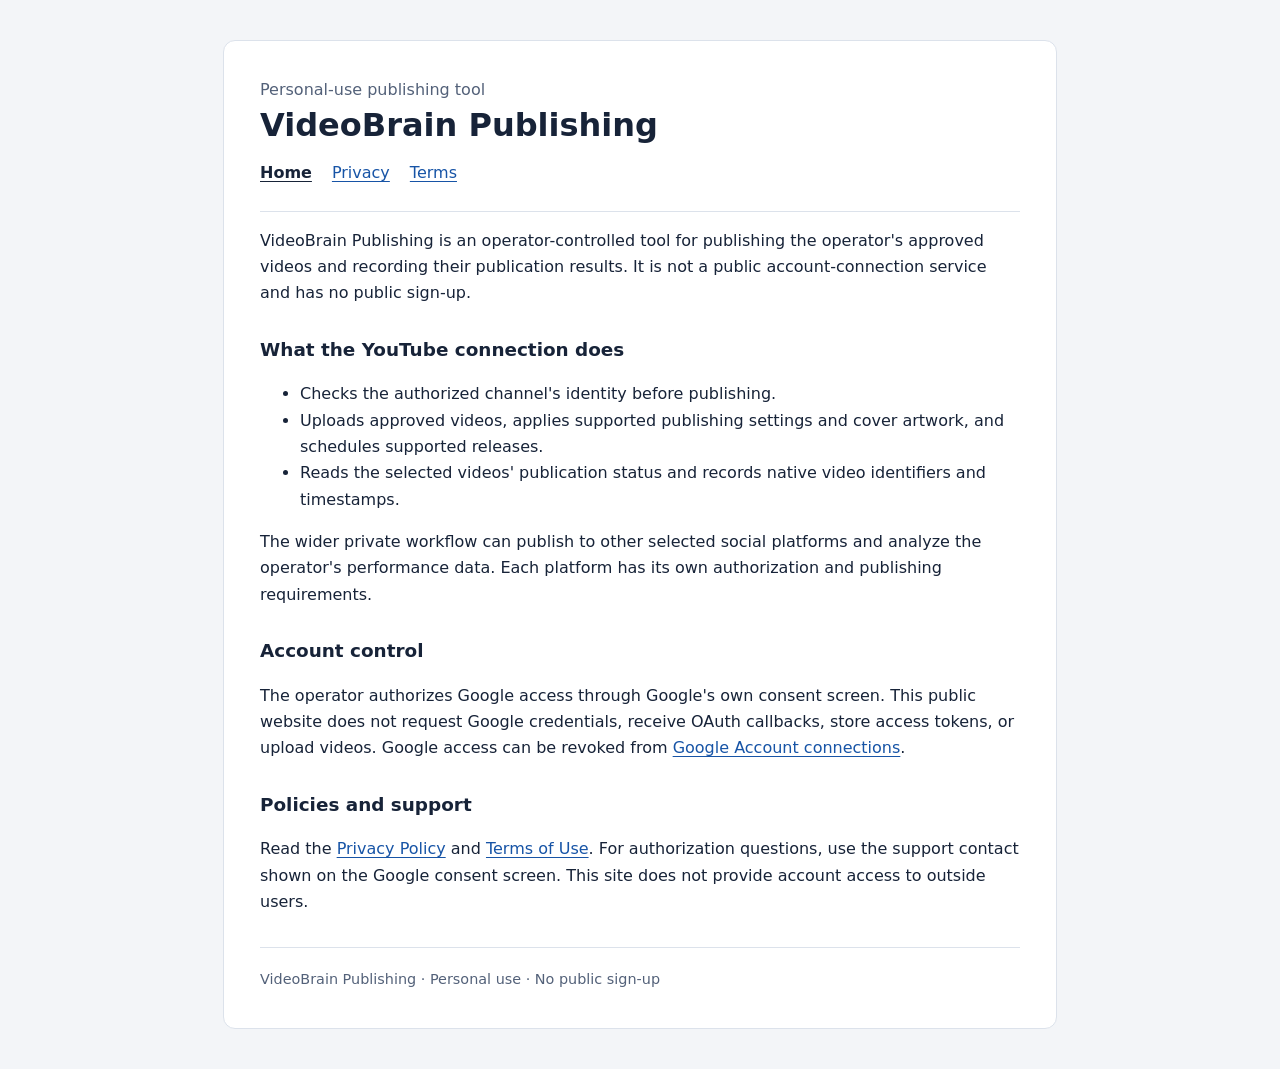
<file: index.html>
<!doctype html>
<html lang="en">
<head>
  <meta charset="utf-8">
  <meta name="viewport" content="width=device-width, initial-scale=1">
  <meta name="robots" content="noindex">
  <meta http-equiv="Content-Security-Policy" content="default-src 'none'; style-src 'self'; base-uri 'none'; form-action 'none'">
  <title>VideoBrain Publishing</title>
  <link rel="stylesheet" href="style.css">
</head>
<body>
  <main>
    <header>
      <p class="eyebrow">Personal-use publishing tool</p>
      <h1>VideoBrain Publishing</h1>
      <nav aria-label="Site"><a href="index.html" aria-current="page">Home</a><a href="privacy.html">Privacy</a><a href="terms.html">Terms</a></nav>
    </header>
    <p>VideoBrain Publishing is an operator-controlled tool for publishing the operator's approved videos and recording their publication results. It is not a public account-connection service and has no public sign-up.</p>
    <h2>What the YouTube connection does</h2>
    <ul>
      <li>Checks the authorized channel's identity before publishing.</li>
      <li>Uploads approved videos, applies supported publishing settings and cover artwork, and schedules supported releases.</li>
      <li>Reads the selected videos' publication status and records native video identifiers and timestamps.</li>
    </ul>
    <p>The wider private workflow can publish to other selected social platforms and analyze the operator's performance data. Each platform has its own authorization and publishing requirements.</p>
    <h2>Account control</h2>
    <p>The operator authorizes Google access through Google's own consent screen. This public website does not request Google credentials, receive OAuth callbacks, store access tokens, or upload videos. Google access can be revoked from <a href="https://myaccount.google.com/permissions">Google Account connections</a>.</p>
    <h2>Policies and support</h2>
    <p>Read the <a href="privacy.html">Privacy Policy</a> and <a href="terms.html">Terms of Use</a>. For authorization questions, use the support contact shown on the Google consent screen. This site does not provide account access to outside users.</p>
    <footer>VideoBrain Publishing &middot; Personal use &middot; No public sign-up</footer>
  </main>
</body>
</html>
</file>
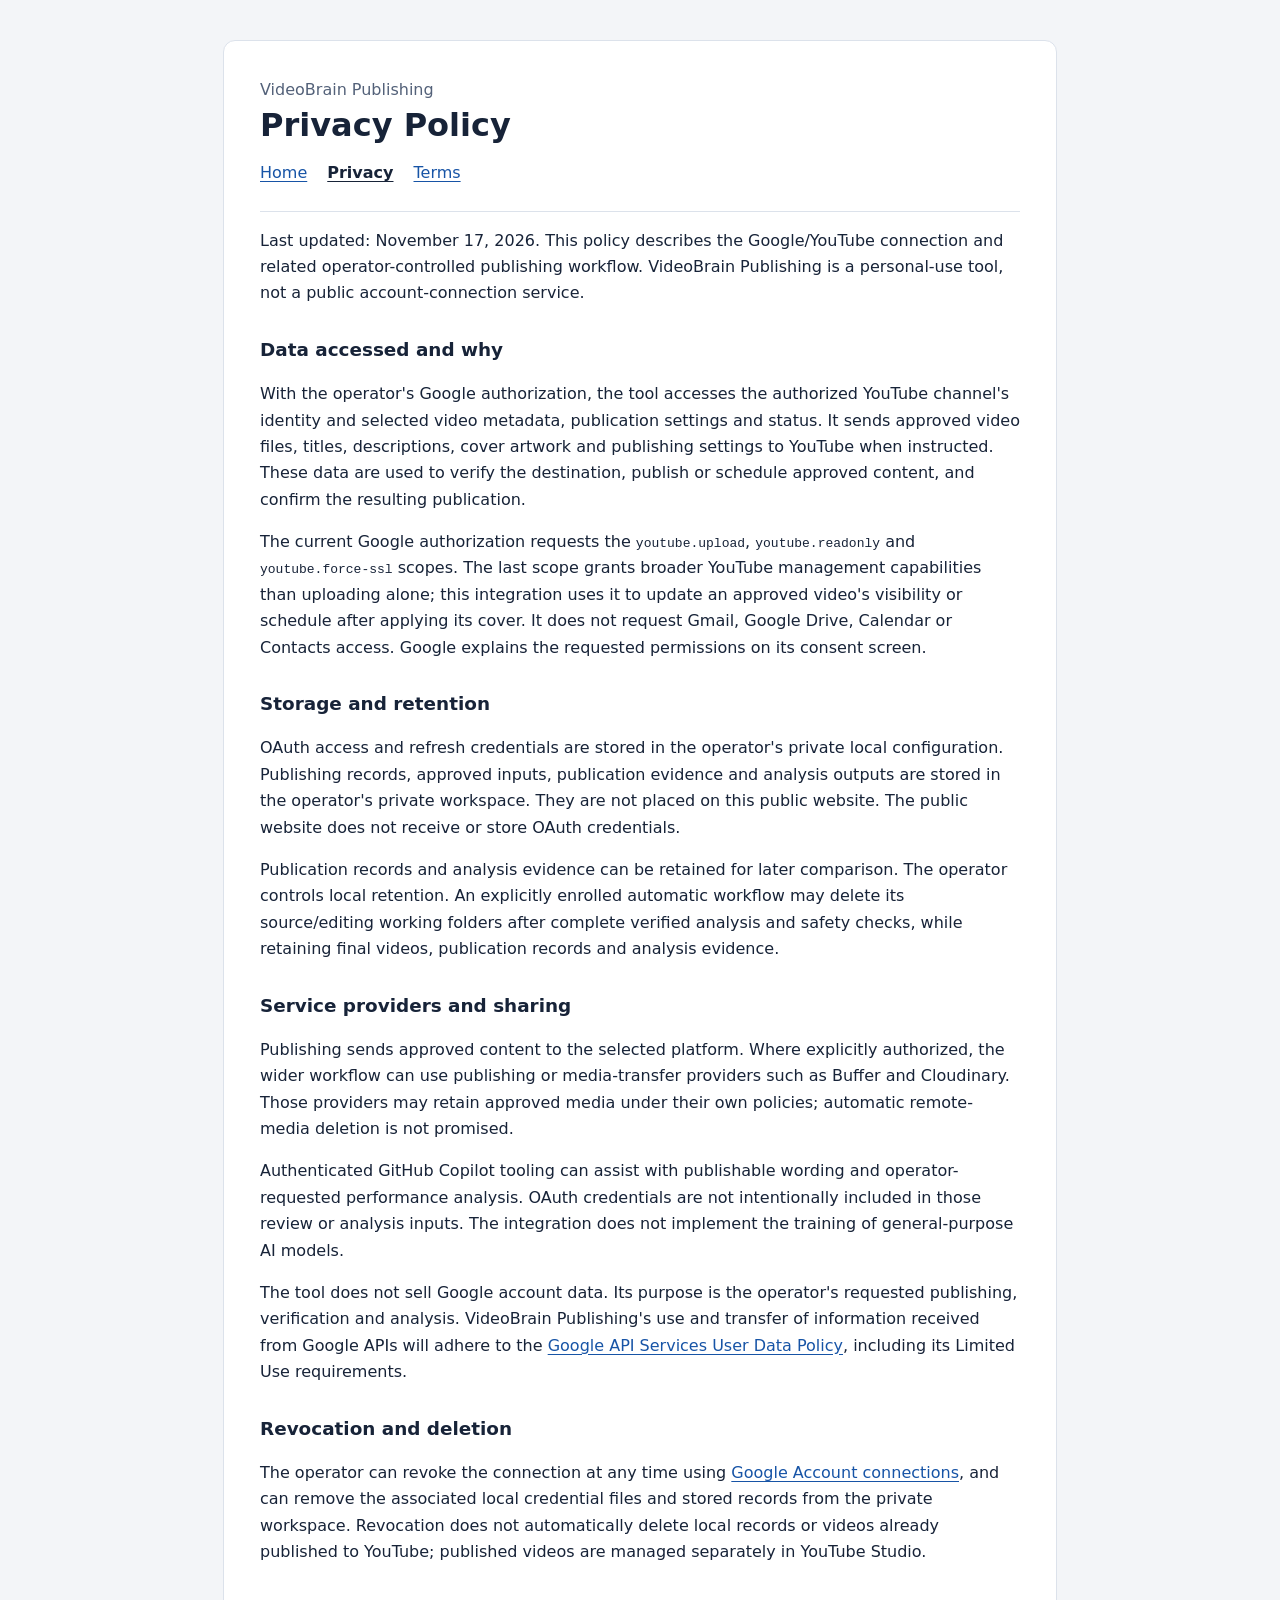
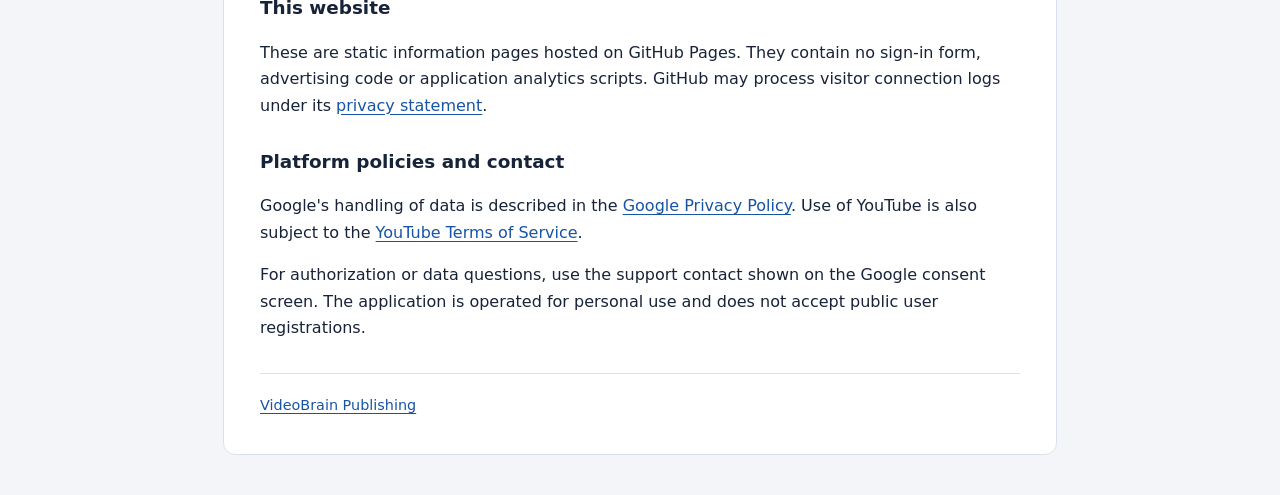
<file: privacy.html>
<!doctype html>
<html lang="en">
<head>
  <meta charset="utf-8">
  <meta name="viewport" content="width=device-width, initial-scale=1">
  <meta name="robots" content="noindex">
  <meta http-equiv="Content-Security-Policy" content="default-src 'none'; style-src 'self'; base-uri 'none'; form-action 'none'">
  <title>Privacy Policy | VideoBrain Publishing</title>
  <link rel="stylesheet" href="style.css">
</head>
<body>
  <main>
    <header>
      <p class="eyebrow">VideoBrain Publishing</p>
      <h1>Privacy Policy</h1>
      <nav aria-label="Site"><a href="index.html">Home</a><a href="privacy.html" aria-current="page">Privacy</a><a href="terms.html">Terms</a></nav>
    </header>
    <p>Last updated: November 17, 2026. This policy describes the Google/YouTube connection and related operator-controlled publishing workflow. VideoBrain Publishing is a personal-use tool, not a public account-connection service.</p>
    <h2>Data accessed and why</h2>
    <p>With the operator's Google authorization, the tool accesses the authorized YouTube channel's identity and selected video metadata, publication settings and status. It sends approved video files, titles, descriptions, cover artwork and publishing settings to YouTube when instructed. These data are used to verify the destination, publish or schedule approved content, and confirm the resulting publication.</p>
    <p>The current Google authorization requests the <code>youtube.upload</code>, <code>youtube.readonly</code> and <code>youtube.force-ssl</code> scopes. The last scope grants broader YouTube management capabilities than uploading alone; this integration uses it to update an approved video's visibility or schedule after applying its cover. It does not request Gmail, Google Drive, Calendar or Contacts access. Google explains the requested permissions on its consent screen.</p>
    <h2>Storage and retention</h2>
    <p>OAuth access and refresh credentials are stored in the operator's private local configuration. Publishing records, approved inputs, publication evidence and analysis outputs are stored in the operator's private workspace. They are not placed on this public website. The public website does not receive or store OAuth credentials.</p>
    <p>Publication records and analysis evidence can be retained for later comparison. The operator controls local retention. An explicitly enrolled automatic workflow may delete its source/editing working folders after complete verified analysis and safety checks, while retaining final videos, publication records and analysis evidence.</p>
    <h2>Service providers and sharing</h2>
    <p>Publishing sends approved content to the selected platform. Where explicitly authorized, the wider workflow can use publishing or media-transfer providers such as Buffer and Cloudinary. Those providers may retain approved media under their own policies; automatic remote-media deletion is not promised.</p>
    <p>Authenticated GitHub Copilot tooling can assist with publishable wording and operator-requested performance analysis. OAuth credentials are not intentionally included in those review or analysis inputs. The integration does not implement the training of general-purpose AI models.</p>
    <p>The tool does not sell Google account data. Its purpose is the operator's requested publishing, verification and analysis. VideoBrain Publishing's use and transfer of information received from Google APIs will adhere to the <a href="https://developers.google.com/terms/api-services-user-data-policy">Google API Services User Data Policy</a>, including its Limited Use requirements.</p>
    <h2>Revocation and deletion</h2>
    <p>The operator can revoke the connection at any time using <a href="https://myaccount.google.com/permissions">Google Account connections</a>, and can remove the associated local credential files and stored records from the private workspace. Revocation does not automatically delete local records or videos already published to YouTube; published videos are managed separately in YouTube Studio.</p>
    <h2>This website</h2>
    <p>These are static information pages hosted on GitHub Pages. They contain no sign-in form, advertising code or application analytics scripts. GitHub may process visitor connection logs under its <a href="https://docs.github.com/en/site-policy/privacy-policies/github-general-privacy-statement">privacy statement</a>.</p>
    <h2>Platform policies and contact</h2>
    <p>Google's handling of data is described in the <a href="https://policies.google.com/privacy">Google Privacy Policy</a>. Use of YouTube is also subject to the <a href="https://www.youtube.com/t/terms">YouTube Terms of Service</a>.</p>
    <p>For authorization or data questions, use the support contact shown on the Google consent screen. The application is operated for personal use and does not accept public user registrations.</p>
    <footer><a href="index.html">VideoBrain Publishing</a></footer>
  </main>
</body>
</html>
</file>
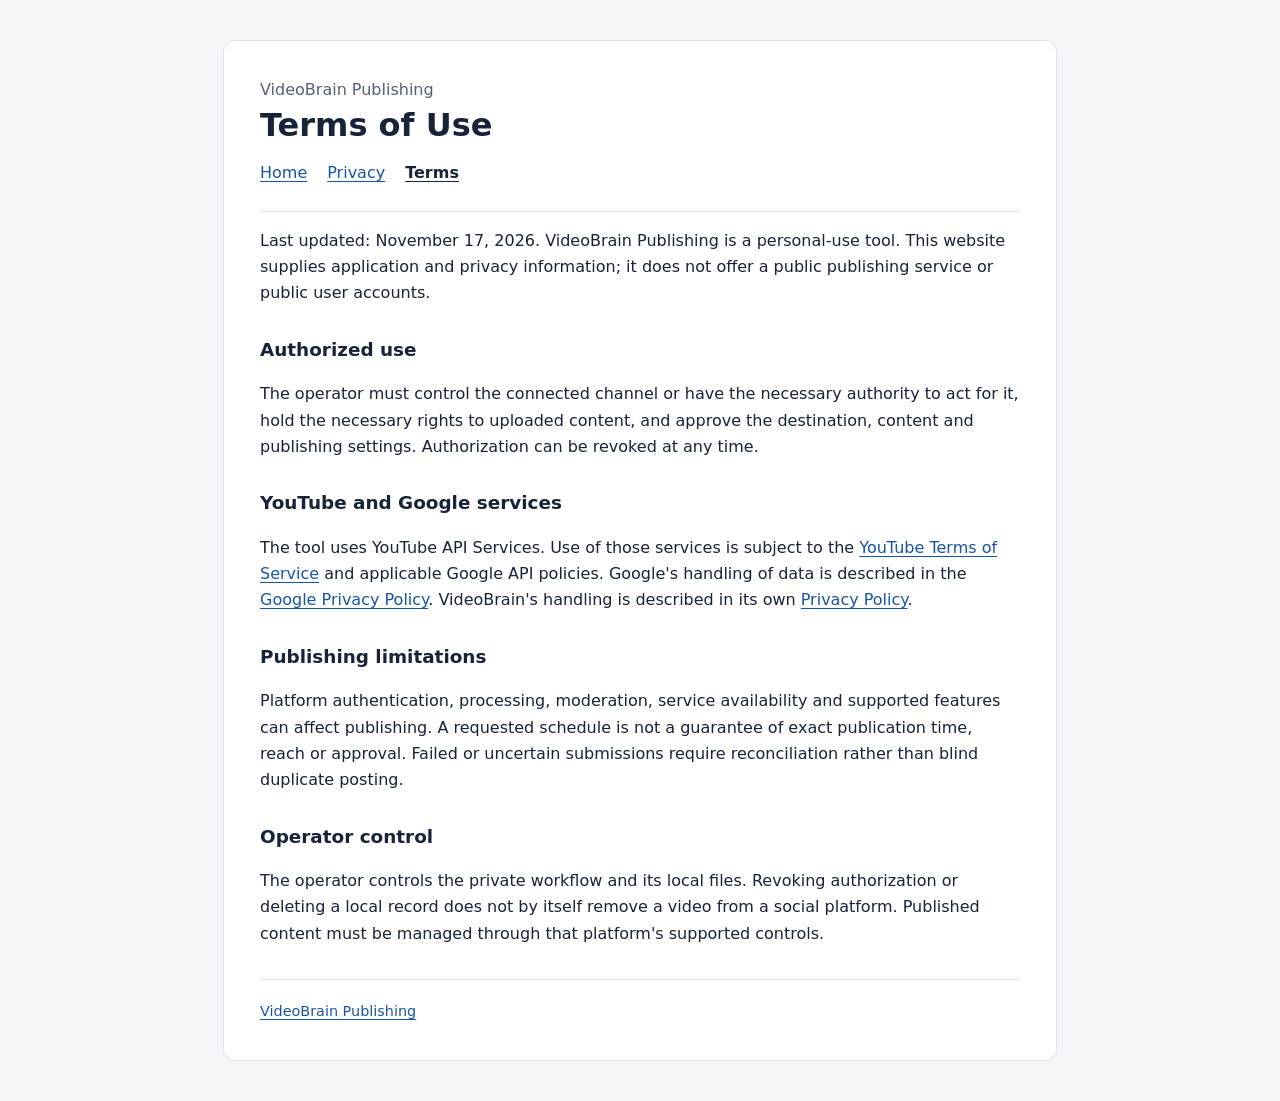
<file: terms.html>
<!doctype html>
<html lang="en">
<head>
  <meta charset="utf-8">
  <meta name="viewport" content="width=device-width, initial-scale=1">
  <meta name="robots" content="noindex">
  <meta http-equiv="Content-Security-Policy" content="default-src 'none'; style-src 'self'; base-uri 'none'; form-action 'none'">
  <title>Terms of Use | VideoBrain Publishing</title>
  <link rel="stylesheet" href="style.css">
</head>
<body>
  <main>
    <header>
      <p class="eyebrow">VideoBrain Publishing</p>
      <h1>Terms of Use</h1>
      <nav aria-label="Site"><a href="index.html">Home</a><a href="privacy.html">Privacy</a><a href="terms.html" aria-current="page">Terms</a></nav>
    </header>
    <p>Last updated: November 17, 2026. VideoBrain Publishing is a personal-use tool. This website supplies application and privacy information; it does not offer a public publishing service or public user accounts.</p>
    <h2>Authorized use</h2>
    <p>The operator must control the connected channel or have the necessary authority to act for it, hold the necessary rights to uploaded content, and approve the destination, content and publishing settings. Authorization can be revoked at any time.</p>
    <h2>YouTube and Google services</h2>
    <p>The tool uses YouTube API Services. Use of those services is subject to the <a href="https://www.youtube.com/t/terms">YouTube Terms of Service</a> and applicable Google API policies. Google's handling of data is described in the <a href="https://policies.google.com/privacy">Google Privacy Policy</a>. VideoBrain's handling is described in its own <a href="privacy.html">Privacy Policy</a>.</p>
    <h2>Publishing limitations</h2>
    <p>Platform authentication, processing, moderation, service availability and supported features can affect publishing. A requested schedule is not a guarantee of exact publication time, reach or approval. Failed or uncertain submissions require reconciliation rather than blind duplicate posting.</p>
    <h2>Operator control</h2>
    <p>The operator controls the private workflow and its local files. Revoking authorization or deleting a local record does not by itself remove a video from a social platform. Published content must be managed through that platform's supported controls.</p>
    <footer><a href="index.html">VideoBrain Publishing</a></footer>
  </main>
</body>
</html>
</file>
<file: style.css>
:root {
  color-scheme: light;
  font-family: system-ui, sans-serif;
  color: #172338;
  background: #f3f5f8;
  line-height: 1.65;
}
body { margin: 0; }
main {
  max-width: 760px;
  margin: 40px auto;
  padding: 36px;
  background: #fff;
  border: 1px solid #dce2eb;
  border-radius: 12px;
}
header { border-bottom: 1px solid #dce2eb; padding-bottom: 24px; }
h1 { margin: 4px 0 16px; line-height: 1.15; }
h2 { font-size: 1.15rem; margin-top: 28px; }
a { color: #1754a6; text-underline-offset: 3px; }
nav { display: flex; flex-wrap: wrap; gap: 20px; }
nav [aria-current="page"] { color: #172338; font-weight: 700; }
.eyebrow { color: #536179; margin: 0; }
footer { border-top: 1px solid #dce2eb; margin-top: 32px; padding-top: 20px; color: #536179; font-size: 0.9rem; }
@media (max-width: 600px) {
  main { margin: 0; padding: 24px; border: 0; border-radius: 0; }
}
</file>
